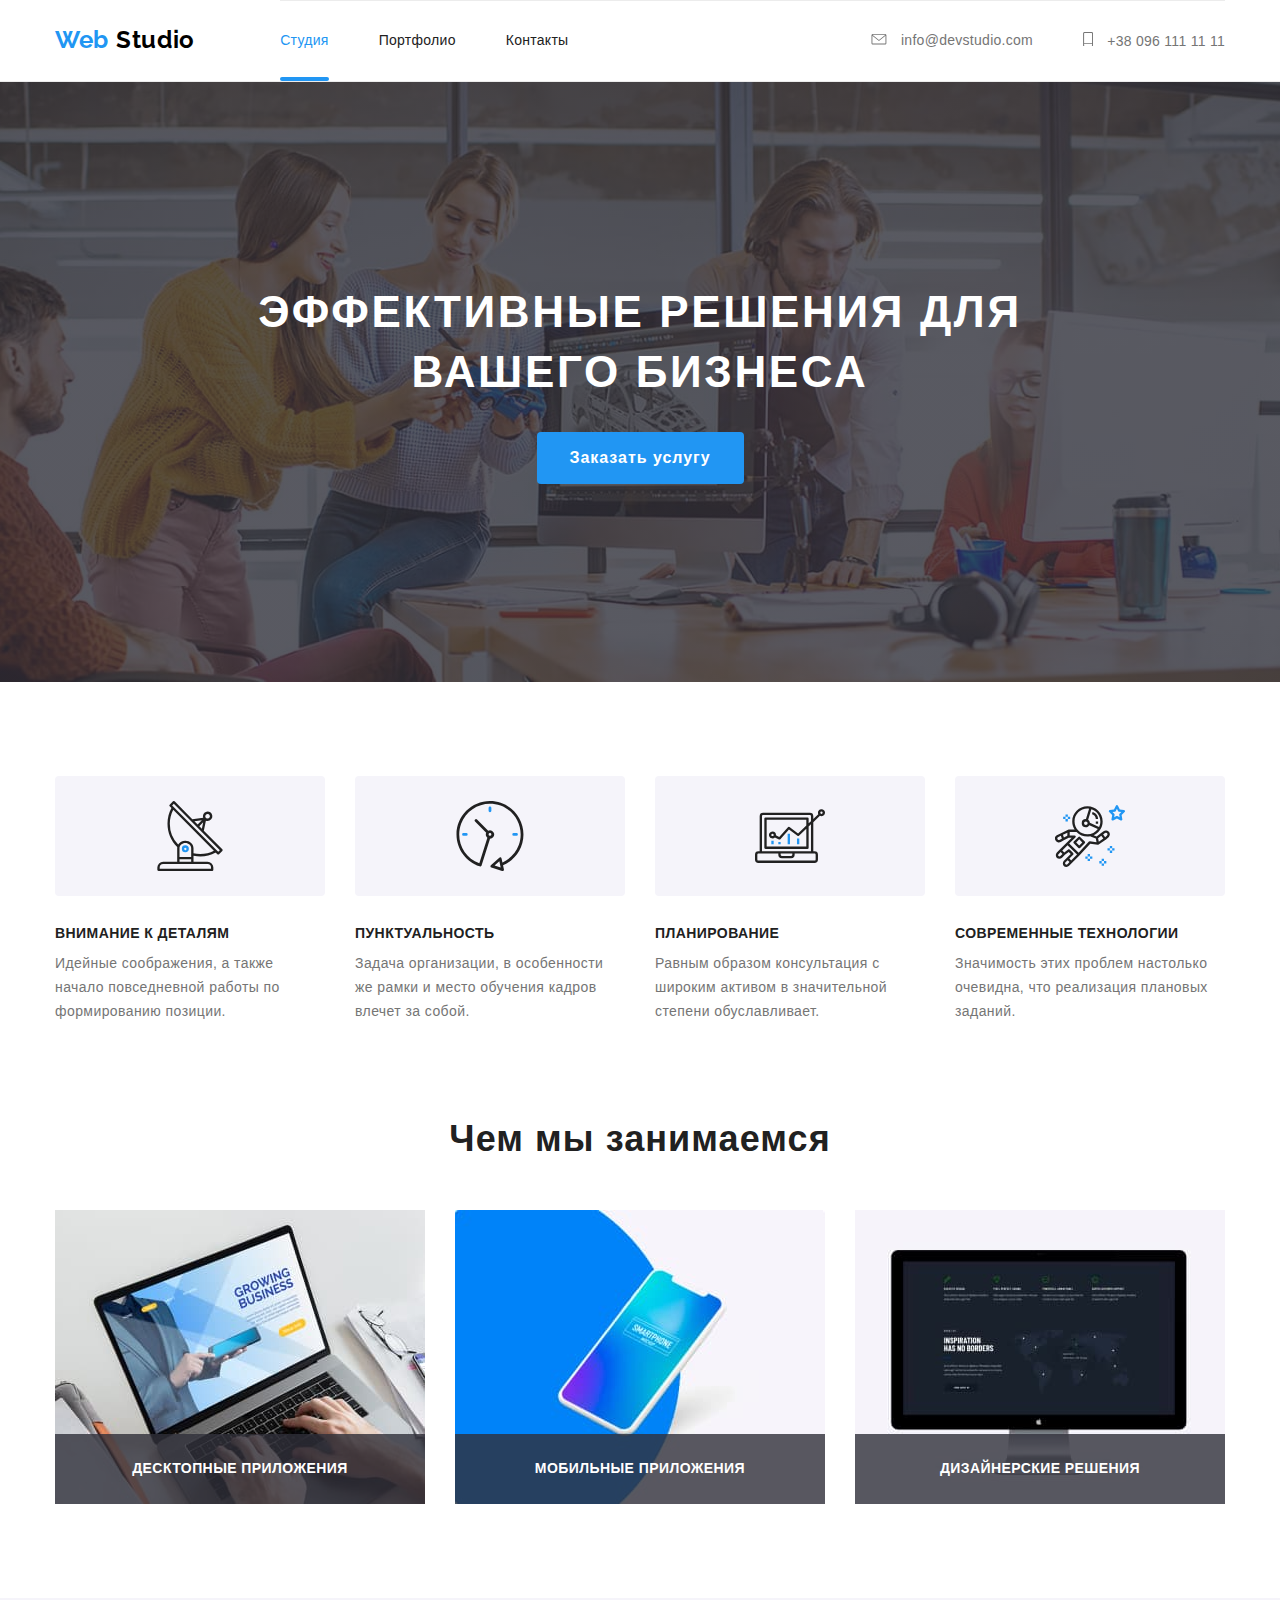
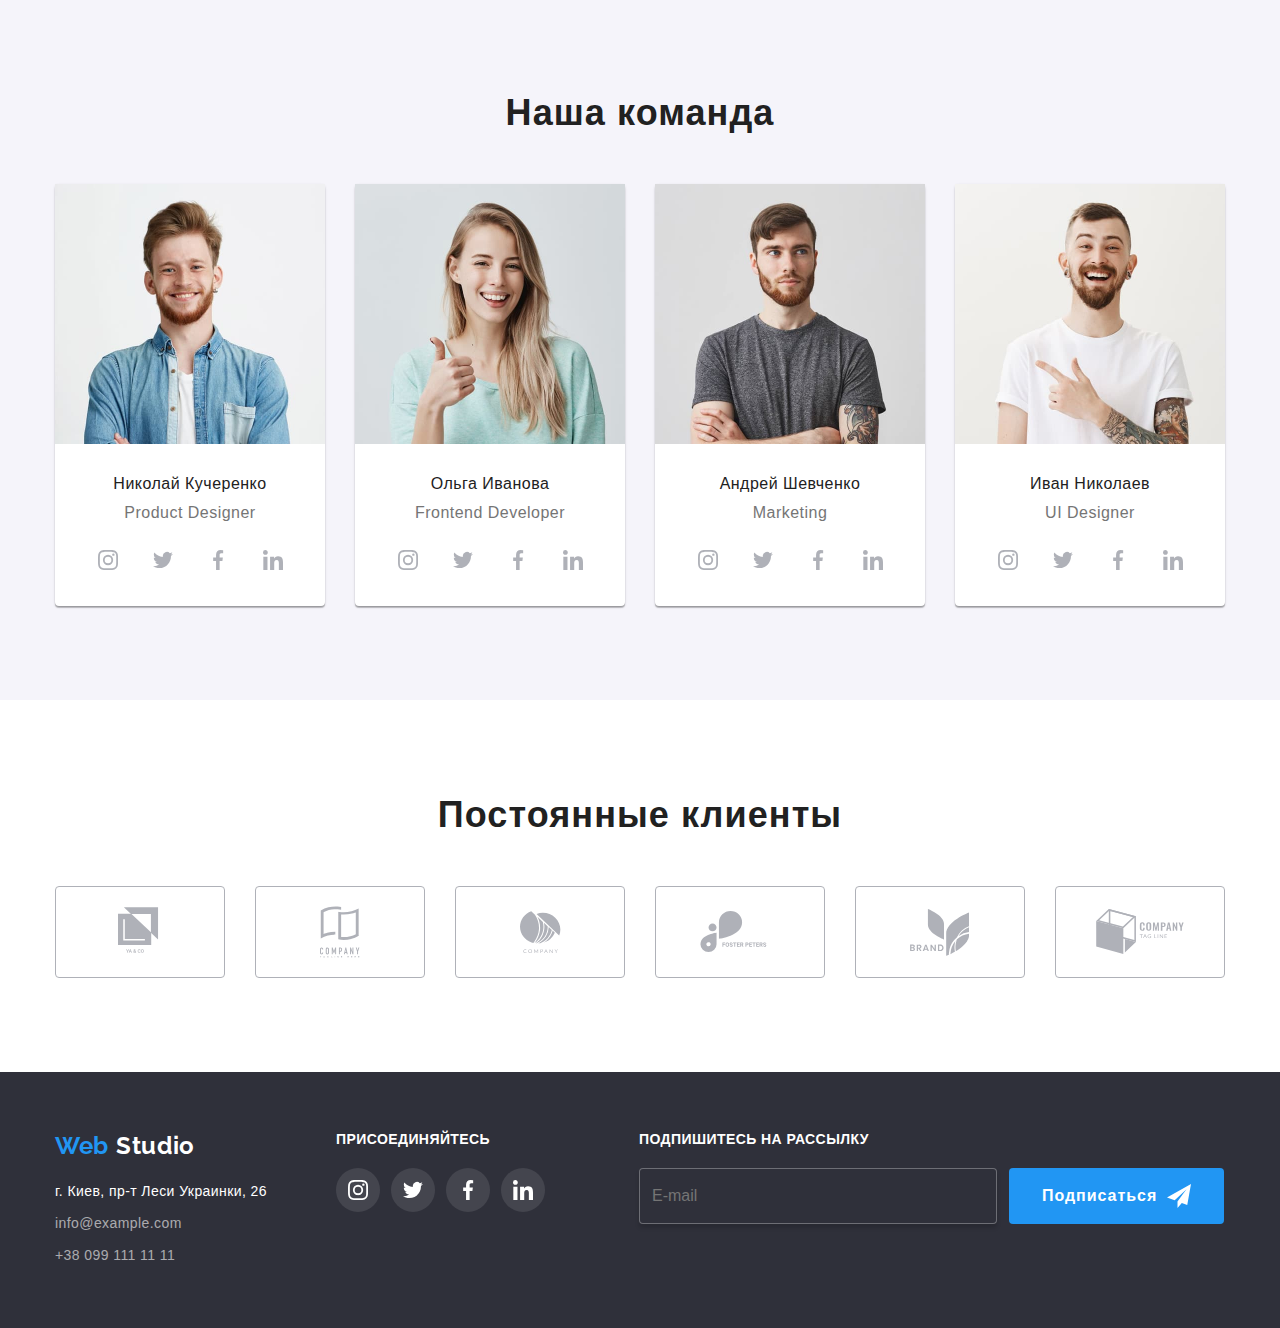
<file: index.html>
<!DOCTYPE html>
<html lang="ru">
  <head>
    <meta charset="UTF-8" />
    <meta name="viewport" content="width=device-width, initial-scale=1.0" />
    <title>Студия</title>
    <link
      href="https://fonts.googleapis.com/css2?family=Raleway:wght@700&display=swap"
      rel="stylesheet"
    />
    <link rel="stylesheet" href="./css/main.min.css" />
  </head>
  <body>
    <!-- Шапка сайта -->
    <header>
      <div class="page-header">
        <div class="container">
          <div class="main-nav">
            <a href="./index.html" class="logo head">
              Web <span class="logo-first">Studio</span></a
            >
            <button
              type="button"
              class="menu-button"
              aria-expanded="false"
              aria-controls="menu-container"
              data-menu-button
            >
              <svg
                width="40"
                height="40"
                aria-label="Переключатель мобильного меню"
              >
                <use
                  class="icon-cross"
                  href="./img/symbol-defs.svg#close_menu"
                ></use>
                <use class="icon-menu" href="./img/symbol-defs.svg#menu"></use>
              </svg>
            </button>
            <div class="menu-container" id="menu-container" data-menu>
              <nav>
                <ul class="site-nav list">
                  <li class="item">
                    <a href="./index.html" class="link current">Студия</a>
                  </li>
                  <li class="item">
                    <a href="./portfolio.html" class="link">Портфолио</a>
                  </li>
                  <li class="item"><a href="" class="link">Контакты</a></li>
                </ul>
              </nav>
              <ul class="address-nav list">
                <li class="item">
                  <a href="mailto:info@devstudio.com" class="link"
                    ><svg class="address-icon" width="16" height="11.2">
                      <use href="./img/symbol-defs.svg#email"></use>
                    </svg>
                    info@devstudio.com</a
                  >
                </li>
                <li class="item">
                  <a href="tel:380961111111" class="link"
                    ><svg class="address-icon" width="10" height="14.94">
                      <use href="./img/symbol-defs.svg#phone"></use>
                    </svg>
                    +38 096 111 11 11</a
                  >
                </li>
              </ul>
            </div>
          </div>
        </div>
      </div>
    </header>
    <main>
      <!-- Герой -->
      <section class="hero">
        <div class="hero-box">
          <h1 class="hero-title">эффективные решения для вашего бизнеса</h1>
          <button class="button" data-modal-open>Заказать услугу</button>
          <div class="backdrop is-hidden" data-modal>
            <div class="modal">
              <form class="modal-form">
                <b class="form-title"
                  >Оставьте свои данные, мы вам перезвоним</b
                >
                <label class="form-field">
                  <input
                    class="form-box"
                    type="text"
                    name="name"
                    placeholder=" "
                  />
                  <span class="form-label">Имя</span>
                  <span class="hero-icon">
                    <svg width="18" height="18">
                      <use href="./img/symbol-defs.svg#person-black"></use>
                    </svg>
                  </span>
                </label>
                <label class="form-field">
                  <input
                    class="form-box"
                    type="tel"
                    name="telephone"
                    placeholder=" "
                  />
                  <span class="form-label">Телефон</span>
                  <span class="hero-icon">
                    <svg width="18" height="18">
                      <use href="./img/symbol-defs.svg#phone-black"></use>
                    </svg>
                  </span>
                </label>
                <label class="form-field">
                  <input
                    class="form-box"
                    type="email"
                    name="email"
                    placeholder=" "
                  />
                  <span class="form-label">Почта</span>
                  <span class="hero-icon">
                    <svg width="18" height="18">
                      <use href="./img/symbol-defs.svg#email-black"></use>
                    </svg>
                  </span>
                </label>
                <label class="form-field comment">
                  <textarea
                    class="form-box area"
                    name="comment"
                    rows="6"
                    cols="35"
                    placeholder=" "
                  ></textarea>
                  <span class="form-label comment">Комментарий</span>
                </label>
                <label class="policy"
                  ><input class="checkbox" type="checkbox" name="policy" />
                  <span class="checkbox-icon"></span
                  ><span class="policy-text"
                    >Соглашаюсь с рассылкой и принимаю</span
                  >
                  <a class="contract" href=""> Условия договора</a></label
                >
                <button class="button" type="submit">Отправить</button>
              </form>
              <button class="close-btn" data-modal-close>
                <svg width="18" height="18">
                  <use href="./img/symbol-defs.svg#close-black"></use>
                </svg>
              </button>
            </div>
          </div>
        </div>
      </section>
      <!-- Наши приемущества -->
      <section class="section-block first">
        <div class="container">
          <h2 class="visually-hidden">Преимущества</h2>
          <ul class="benefits-list list">
            <li class="item">
              <div class="benefits-icon">
                <svg width="70" height="70">
                  <use href="./img/symbol-defs.svg#antenna"></use>
                </svg>
              </div>
              <h3 class="section-subtitle">Внимание к деталям</h3>
              <p class="section-first-text">
                Идейные соображения, а также начало повседневной работы по
                формированию позиции.
              </p>
            </li>
            <li class="item">
              <div class="benefits-icon">
                <svg width="70" height="70">
                  <use href="./img/symbol-defs.svg#clock"></use>
                </svg>
              </div>
              <h3 class="section-subtitle">Пунктуальность</h3>
              <p class="section-first-text">
                Задача организации, в особенности же рамки и место обучения
                кадров влечет за собой.
              </p>
            </li>
            <li class="item">
              <div class="benefits-icon">
                <svg width="70" height="70">
                  <use href="./img/symbol-defs.svg#diagram"></use>
                </svg>
              </div>
              <h3 class="section-subtitle">Планирование</h3>
              <p class="section-first-text">
                Равным образом консультация с широким активом в значительной
                степени обуславливает.
              </p>
            </li>
            <li class="item">
              <div class="benefits-icon">
                <svg width="70" height="70">
                  <use href="./img/symbol-defs.svg#astronaut"></use>
                </svg>
              </div>
              <h3 class="section-subtitle">Современные технологии</h3>
              <p class="section-first-text">
                Значимость этих проблем настолько очевидна, что реализация
                плановых заданий.
              </p>
            </li>
          </ul>
        </div>
      </section>
      <!-- Род занятий -->
      <section class="section-block second">
        <div class="container">
          <h2 class="section-title">Чем мы занимаемся</h2>
          <ul class="occupation list">
            <li class="item">
              <img
                srcset="
                  ./img/img-370.jpg  1x,
                  ./img/img-740.jpg  2x,
                  ./img/img-1110.jpg 3x
                "
                src="./img/img-370.jpg"
                alt="иконка"
                width="370"
              />
              <h3 class="section-second-subtitle">Десктопные приложения</h3>
            </li>
            <li class="item">
              <img
                srcset="
                  ./img/box-370.jpg  1x,
                  ./img/box-740.jpg  2x,
                  ./img/box-1110.jpg 3x
                "
                src="./img/box-370.jpg"
                alt="иконка"
                width="370"
              />
              <h3 class="section-second-subtitle">Мобильные приложения</h3>
            </li>
            <li class="item">
              <img
                srcset="
                  ./img/comp-370.jpg  1x,
                  ./img/comp-740.jpg  2x,
                  ./img/comp-1110.jpg 3x
                "
                src="./img/comp-370.jpg"
                alt="иконка"
                width="370"
              />
              <h3 class="section-second-subtitle">Дизайнерские решения</h3>
            </li>
          </ul>
        </div>
      </section>
      <!-- Команда -->
      <section class="section-block ourteam">
        <div class="container">
          <h2 class="section-title">Наша команда</h2>
          <ul class="team list">
            <li class="team-item">
              <img
                srcset="
                  ./img/nik-270.jpg 270w,
                  ./img/nik-540.jpg 540w,
                  ./img/nik-810.jpg 810w
                "
                src="./img/nik-270.jpg"
                class="team-foto"
                alt="фото Николая"
                sizes="(min-width:1200px) 25vw, (min-width:768px) 50vw, 100vw"
              />
              <h3 class="section-third-subtitle">Николай Кучеренко</h3>
              <p class="section-third-text">Product Designer</p>
              <ul class="icon list">
                <li class="item">
                  <a
                    class="link-icon"
                    href=""
                    aria-label="переход на страницу инстаграм"
                  >
                    <svg class="social-icon" width="20" height="20">
                      <use href="./img/symbol-defs.svg#instagram"></use>
                    </svg>
                  </a>
                </li>
                <li class="item">
                  <a
                    class="link-icon"
                    href=""
                    aria-label="переход на страницу в твиттер"
                  >
                    <svg class="social-icon" width="20" height="20">
                      <use href="./img/symbol-defs.svg#twitter"></use>
                    </svg>
                  </a>
                </li>
                <li class="item">
                  <a
                    class="link-icon"
                    href=""
                    aria-label="переход на страницу в фейсбуке"
                  >
                    <svg class="social-icon" width="20" height="20">
                      <use href="./img/symbol-defs.svg#facebook"></use>
                    </svg>
                  </a>
                </li>
                <li class="item">
                  <a
                    class="link-icon"
                    href=""
                    aria-label="переход на страницу в линкидине"
                  >
                    <svg class="social-icon" width="20" height="20">
                      <use href="./img/symbol-defs.svg#linkedin"></use>
                    </svg>
                  </a>
                </li>
              </ul>
            </li>
            <li class="team-item">
              <img
                srcset="
                  ./img/olga-270.jpg 270w,
                  ./img/olga-540.jpg 540w,
                  ./img/olga-810.jpg 810w
                "
                src="./img/olga-270.jpg"
                class="team-foto"
                alt="фото Ольги"
                sizes="(min-width:1200px) 25vw, (min-width:768px) 50vw, 100vw"
              />
              <h3 class="section-third-subtitle">Ольга Иванова</h3>
              <p class="section-third-text">Frontend Developer</p>
              <ul class="icon list">
                <li class="item">
                  <a
                    class="link-icon"
                    href=""
                    aria-label="переход на страницу инстаграм"
                  >
                    <svg class="social-icon" width="20" height="20">
                      <use href="./img/symbol-defs.svg#instagram"></use>
                    </svg>
                  </a>
                </li>
                <li class="item">
                  <a
                    class="link-icon"
                    href=""
                    aria-label="переход на страницу в твиттер"
                  >
                    <svg class="social-icon" width="20" height="20">
                      <use href="./img/symbol-defs.svg#twitter"></use>
                    </svg>
                  </a>
                </li>
                <li class="item">
                  <a
                    class="link-icon"
                    href=""
                    aria-label="переход на страницу в фейсбуке"
                  >
                    <svg class="social-icon" width="20" height="20">
                      <use href="./img/symbol-defs.svg#facebook"></use>
                    </svg>
                  </a>
                </li>
                <li class="item">
                  <a
                    class="link-icon"
                    href=""
                    aria-label="переход на страницу в линкидине"
                  >
                    <svg class="social-icon" width="20" height="20">
                      <use href="./img/symbol-defs.svg#linkedin"></use>
                    </svg>
                  </a>
                </li>
              </ul>
            </li>
            <li class="team-item">
              <img
                srcset="
                  ./img/andre-270.jpg 270w,
                  ./img/andre-540.jpg 540w,
                  ./img/andre-810.jpg 810w
                "
                src="./img/andre-270.jpg"
                class="team-foto"
                alt="фото Андрея"
                sizes="(min-width:1200px) 25vw, (min-width:768px) 50vw, 100vw"
              />
              <h3 class="section-third-subtitle">Андрей Шевченко</h3>
              <p class="section-third-text">Marketing</p>
              <ul class="icon list">
                <li class="item">
                  <a
                    class="link-icon"
                    href=""
                    aria-label="переход на страницу инстаграм"
                  >
                    <svg class="social-icon" width="20" height="20">
                      <use href="./img/symbol-defs.svg#instagram"></use>
                    </svg>
                  </a>
                </li>
                <li class="item">
                  <a
                    class="link-icon"
                    href=""
                    aria-label="переход на страницу в твиттер"
                  >
                    <svg class="social-icon" width="20" height="20">
                      <use href="./img/symbol-defs.svg#twitter"></use>
                    </svg>
                  </a>
                </li>
                <li class="item">
                  <a
                    class="link-icon"
                    href=""
                    aria-label="переход на страницу в фейсбуке"
                  >
                    <svg class="social-icon" width="20" height="20">
                      <use href="./img/symbol-defs.svg#facebook"></use>
                    </svg>
                  </a>
                </li>
                <li class="item">
                  <a
                    class="link-icon"
                    href=""
                    aria-label="переход на страницу в линкидине"
                  >
                    <svg class="social-icon" width="20" height="20">
                      <use href="./img/symbol-defs.svg#linkedin"></use>
                    </svg>
                  </a>
                </li>
              </ul>
            </li>
            <li class="team-item">
              <img
                srcset="
                  ./img/ivan-270.jpg 270w,
                  ./img/ivan-540.jpg 540w,
                  ./img/ivan-810.jpg 810w
                "
                src="./img/ivan-270.jpg"
                class="team-foto"
                alt="фото Ивана"
                sizes="(min-width:1200px) 25vw, (min-width:768px) 50vw, 100vw"
              />
              <h3 class="section-third-subtitle">Иван Николаев</h3>
              <p class="section-third-text">UI Designer</p>
              <ul class="icon list">
                <li class="item">
                  <a
                    class="link-icon"
                    href=""
                    aria-label="переход на страницу инстаграм"
                  >
                    <svg class="social-icon" width="20" height="20">
                      <use href="./img/symbol-defs.svg#instagram"></use>
                    </svg>
                  </a>
                </li>
                <li class="item">
                  <a
                    class="link-icon"
                    href=""
                    aria-label="переход на страницу в твиттер"
                  >
                    <svg class="social-icon" width="20" height="20">
                      <use href="./img/symbol-defs.svg#twitter"></use>
                    </svg>
                  </a>
                </li>
                <li class="item">
                  <a
                    class="link-icon"
                    href=""
                    aria-label="переход на страницу в фейсбуке"
                  >
                    <svg class="social-icon" width="20" height="20">
                      <use href="./img/symbol-defs.svg#facebook"></use>
                    </svg>
                  </a>
                </li>
                <li class="item">
                  <a
                    class="link-icon"
                    href=""
                    aria-label="переход на страницу в линкидине"
                  >
                    <svg class="social-icon" width="20" height="20">
                      <use href="./img/symbol-defs.svg#linkedin"></use>
                    </svg>
                  </a>
                </li>
              </ul>
            </li>
          </ul>
        </div>
      </section>
      <!-- Клиенты -->
      <section class="section-block">
        <div class="container">
          <h2 class="section-title">Постоянные клиенты</h2>
          <ul class="clients list">
            <li class="item">
              <a
                class="clients-link"
                href=""
                aria-label="переход на сайт компании"
              >
                <svg class="clients-icon" width="44.27" height="49.23">
                  <use href="./img/symbol-defs.svg#logo1"></use>
                </svg>
              </a>
            </li>
            <li class="item">
              <a
                class="clients-link"
                href=""
                aria-label="переход на сайт компании"
              >
                <svg class="clients-icon" width="40" height="52">
                  <use href="./img/symbol-defs.svg#logo2"></use>
                </svg>
              </a>
            </li>
            <li class="item">
              <a
                class="clients-link"
                href=""
                aria-label="переход на сайт компании"
              >
                <svg class="clients-icon" width="41" height="42.6">
                  <use href="./img/symbol-defs.svg#logo3"></use>
                </svg>
              </a>
            </li>
            <li class="item">
              <a
                class="clients-link"
                href=""
                aria-label="переход на сайт компании"
              >
                <svg class="clients-icon" width="79.66" height="42.02">
                  <use href="./img/symbol-defs.svg#logo4"></use>
                </svg>
              </a>
            </li>
            <li class="item">
              <a
                class="clients-link"
                href=""
                aria-label="переход на сайт компании"
              >
                <svg class="clients-icon" width="59" height="47">
                  <use href="./img/symbol-defs.svg#logo5"></use>
                </svg>
              </a>
            </li>
            <li class="item">
              <a
                class="clients-link"
                href=""
                aria-label="переход на сайт компании"
              >
                <svg class="clients-icon" width="88.48" height="45.44">
                  <use href="./img/symbol-defs.svg#logo6"></use>
                </svg>
              </a>
            </li>
          </ul>
        </div>
      </section>
    </main>
    <!-- Подвал -->
    <footer>
      <div class="container">
        <div class="nav-basement">
          <div class="footer-nav">
            <div class="address-box">
              <a href="./index.html" class="logo basement">
                Web <span class="logo-second">Studio</span></a
              >
              <address class="contacts-link">
                <p class="contacts-text">г. Киев, пр-т Леси Украинки, 26</p>
                <a href="mailto:info@example.com" class="link"
                  >info@example.com</a
                >
                <a href="tel:380991111111" class="link">+38 099 111 11 11</a>
              </address>
            </div>
            <div class="footer-link">
              <b>присоединяйтесь</b>
              <ul class="footer-list list">
                <li class="item">
                  <a
                    class="network-link"
                    href=""
                    aria-label="переход на страницу инстаграм"
                  >
                    <svg class="network-icon" width="20" height="20">
                      <use href="./img/symbol-defs.svg#instagram"></use>
                    </svg>
                  </a>
                </li>
                <li class="item">
                  <a
                    class="network-link"
                    href=""
                    aria-label="переход на страницу в твиттер"
                  >
                    <svg class="network-icon" width="20" height="20">
                      <use href="./img/symbol-defs.svg#twitter"></use>
                    </svg>
                  </a>
                </li>
                <li class="item">
                  <a
                    class="network-link"
                    href=""
                    aria-label="переход на страницу в фейсбуке"
                  >
                    <svg class="network-icon" width="20" height="20">
                      <use href="./img/symbol-defs.svg#facebook"></use>
                    </svg>
                  </a>
                </li>
                <li class="item">
                  <a
                    class="network-link"
                    href=""
                    aria-label="переход на страницу в линкидине"
                  >
                    <svg class="network-icon" width="20" height="20">
                      <use href="./img/symbol-defs.svg#linkedin"></use>
                    </svg>
                  </a>
                </li>
              </ul>
            </div>
          </div>
          <div class="footer-button">
            <b>подпишитесь на рассылку</b>
            <form class="form js-speaker-form">
              <label>
                <input
                  class="footer-form"
                  type="email"
                  name="mail"
                  placeholder="E-mail"
              /></label>
              <button class="button btn" type="submit">
                <span class="button-text">Подписаться</span>
                <svg width="24" height="24">
                  <use href="./img/symbol-defs.svg#send"></use>
                </svg>
              </button>
            </form>
          </div>
        </div>
      </div>
    </footer>
    <script src="./js/menu.js"></script>
    <script src="./js/modal.js"></script>
  </body>
</html>
</file>
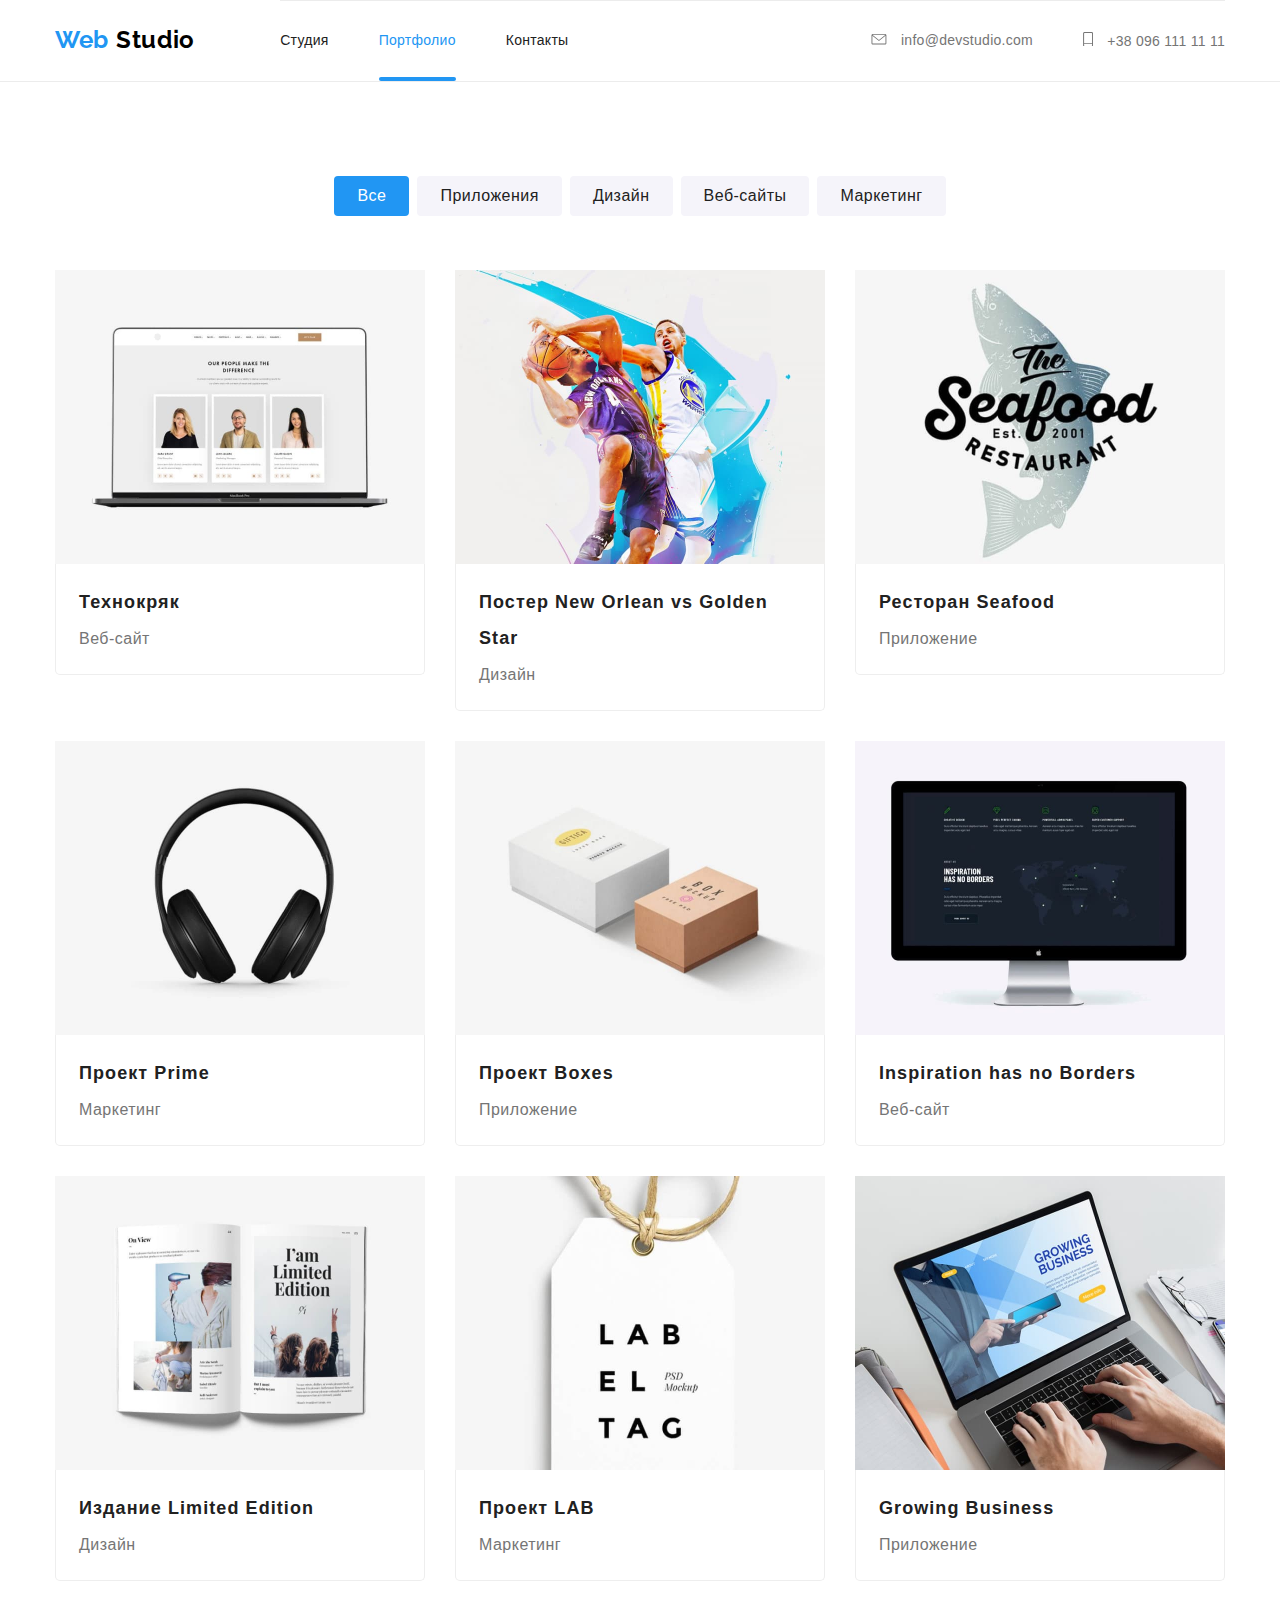
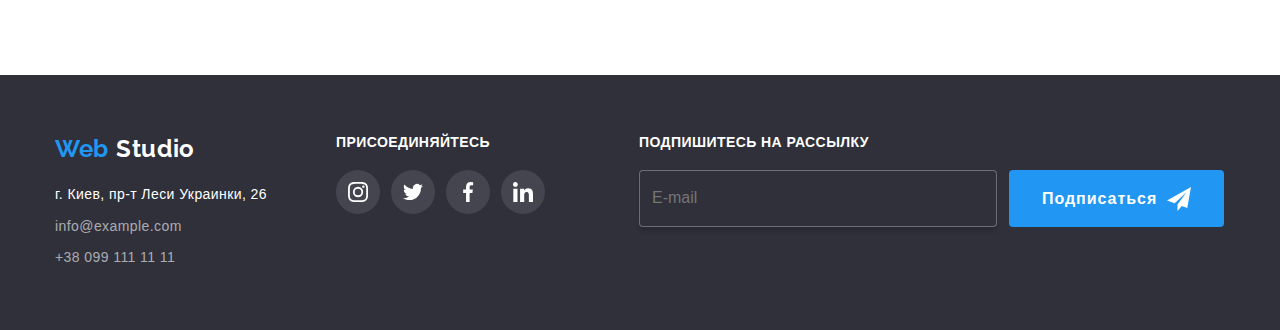
<file: portfolio.html>
<!DOCTYPE html>
<html lang="ru">
  <head>
    <meta charset="UTF-8" />
    <meta name="viewport" content="width=device-width, initial-scale=1.0" />
    <title>Портфолио</title>
    <link
      href="https://fonts.googleapis.com/css2?family=Raleway:wght@700&display=swap"
      rel="stylesheet"
    />
    <link rel="stylesheet" href="./css/main.min.css" />
  </head>
  <body>
    <!-- Шапка сайта -->
    <header>
      <div class="page-header">
        <div class="container">
          <div class="main-nav">
            <a href="./index.html" class="logo head">
              Web <span class="logo-first">Studio</span></a
            >
            <button
              type="button"
              class="menu-button"
              aria-expanded="false"
              aria-controls="menu-container"
              data-menu-button
            >
              <svg
                width="40"
                height="40"
                aria-label="Переключатель мобильного меню"
              >
                <use
                  class="icon-cross"
                  href="./img/symbol-defs.svg#close_menu"
                ></use>
                <use class="icon-menu" href="./img/symbol-defs.svg#menu"></use>
              </svg>
            </button>
            <div class="menu-container" id="menu-container" data-menu>
              <nav>
                <ul class="site-nav list">
                  <li class="item">
                    <a href="./index.html" class="link">Студия</a>
                  </li>
                  <li class="item">
                    <a href="./portfolio.html" class="link current"
                      >Портфолио</a
                    >
                  </li>
                  <li class="item"><a href="" class="link">Контакты</a></li>
                </ul>
              </nav>
              <ul class="address-nav list">
                <li class="item">
                  <a href="mailto:info@devstudio.com" class="link"
                    ><svg class="address-icon" width="16" height="11.2">
                      <use href="./img/symbol-defs.svg#email"></use>
                    </svg>
                    info@devstudio.com</a
                  >
                </li>
                <li class="item">
                  <a href="tel:380961111111" class="link"
                    ><svg class="address-icon" width="10" height="14.94">
                      <use href="./img/symbol-defs.svg#phone"></use>
                    </svg>
                    +38 096 111 11 11</a
                  >
                </li>
              </ul>
            </div>
          </div>
        </div>
      </div>
    </header>
    <main>
      <!-- Секция навигации страницы-->
      <section class="section-block">
        <div class="container">
          <h1 class="title-first visually-hidden">Наше портфолио</h1>
          <div class="position">
            <ul class="button-nav list">
              <li class="item"><button class="filter-current">Все</button></li>
              <li class="item"><button class="filter">Приложения</button></li>
              <li class="item"><button class="filter">Дизайн</button></li>
              <li class="item"><button class="filter">Веб-сайты</button></li>
              <li class="item"><button class="filter">Маркетинг</button></li>
            </ul>
          </div>
          <ul class="projects-nav list">
            <li class="item">
              <a href="" class="link">
                <div class="card-link">
                  <img
                    srcset="
                      ./img/techno-370.jpg   370w,
                      ./img/techno-740.jpg   740w,
                      ./img/techno-1110.jpg 1100w
                    "
                    src="./img/techno-370.jpg"
                    alt="проект"
                    sizes="(min-width:1200px) 33vw, (min-width:768px) 50vw, 100vw"
                  />
                  <p class="projects-text">
                    Технокряк это современная площадка распространения
                    коронавируса. Компании используют эту платформу для
                    цифрового шпионажа и атак на защищённые сервера конкурентов.
                  </p>
                </div>
                <div class="card-contect">
                  <h2 class="projects-name">Технокряк</h2>
                  <p class="projects-type">Веб-сайт</p>
                </div>
              </a>
            </li>
            <li class="item">
              <a href="" class="link">
                <div class="card-link">
                  <img
                    srcset="
                      ./img/design-370.jpg   370w,
                      ./img/design-740.jpg   740w,
                      ./img/design-1110.jpg 1100w
                    "
                    src="./img/design-370.jpg"
                    alt="проект"
                    sizes="(min-width:1200px) 33vw, (min-width:768px) 50vw, 100vw"
                  />
                  <p class="projects-text">
                    Технокряк это современная площадка распространения
                    коронавируса. Компании используют эту платформу для
                    цифрового шпионажа и атак на защищённые сервера конкурентов.
                  </p>
                </div>
                <div class="card-contect">
                  <h2 class="projects-name">
                    Постер New Orlean vs Golden Star
                  </h2>
                  <p class="projects-type">Дизайн</p>
                </div>
              </a>
            </li>
            <li class="item">
              <a href="" class="link">
                <div class="card-link">
                  <img
                    srcset="
                      ./img/restaurant-370.jpg   370w,
                      ./img/restaurant-740.jpg   740w,
                      ./img/restaurant-1110.jpg 1100w
                    "
                    src="./img/restaurant-370.jpg"
                    alt="проект"
                    sizes="(min-width:1200px) 33vw, (min-width:768px) 50vw, 100vw"
                  />
                  <p class="projects-text">
                    Технокряк это современная площадка распространения
                    коронавируса. Компании используют эту платформу для
                    цифрового шпионажа и атак на защищённые сервера конкурентов.
                  </p>
                </div>
                <div class="card-contect">
                  <h2 class="projects-name">Ресторан Seafood</h2>
                  <p class="projects-type">Приложение</p>
                </div>
              </a>
            </li>
            <li class="item">
              <a href="" class="link">
                <div class="card-link">
                  <img
                    srcset="
                      ./img/marketing-370.jpg   370w,
                      ./img/marketing-740.jpg   740w,
                      ./img/marketing-1110.jpg 1100w
                    "
                    src="./img/marketing-370.jpg"
                    alt="проект"
                    sizes="(min-width:1200px) 33vw, (min-width:768px) 50vw, 100vw"
                  />
                  <p class="projects-text">
                    Технокряк это современная площадка распространения
                    коронавируса. Компании используют эту платформу для
                    цифрового шпионажа и атак на защищённые сервера конкурентов.
                  </p>
                </div>
                <div class="card-contect">
                  <h2 class="projects-name">Проект Prime</h2>
                  <p class="projects-type">Маркетинг</p>
                </div>
              </a>
            </li>
            <li class="item">
              <a href="" class="link">
                <div class="card-link">
                  <img
                    srcset="
                      ./img/projects-370.jpg   370w,
                      ./img/projects-740.jpg   740w,
                      ./img/projects-1110.jpg 1100w
                    "
                    src="./img/projects-370.jpg"
                    alt="проект"
                    sizes="(min-width:1200px) 33vw, (min-width:768px) 50vw, 100vw"
                  />
                  <p class="projects-text">
                    Технокряк это современная площадка распространения
                    коронавируса. Компании используют эту платформу для
                    цифрового шпионажа и атак на защищённые сервера конкурентов.
                  </p>
                </div>
                <div class="card-contect">
                  <h2 class="projects-name">Проект Boxes</h2>
                  <p class="projects-type">Приложение</p>
                </div>
              </a>
            </li>
            <li class="item">
              <a href="" class="link">
                <div class="card-link">
                  <img
                    srcset="
                      ./img/comp-370.jpg   370w,
                      ./img/comp-740.jpg   740w,
                      ./img/comp-1110.jpg 1100w
                    "
                    src="./img/comp-370.jpg"
                    alt="проект"
                    sizes="(min-width:1200px) 33vw, (min-width:768px) 50vw, 100vw"
                  />
                  <p class="projects-text">
                    Технокряк это современная площадка распространения
                    коронавируса. Компании используют эту платформу для
                    цифрового шпионажа и атак на защищённые сервера конкурентов.
                  </p>
                </div>
                <div class="card-contect">
                  <h2 class="projects-name">Inspiration has no Borders</h2>
                  <p class="projects-type">Веб-сайт</p>
                </div>
              </a>
            </li>
            <li class="item">
              <a href="" class="link">
                <div class="card-link">
                  <img
                    srcset="
                      ./img/limited-370.jpg   370w,
                      ./img/limited-740.jpg   740w,
                      ./img/limited-1110.jpg 1100w
                    "
                    src="./img/limited-370.jpg"
                    alt="проект"
                    sizes="(min-width:1200px) 33vw, (min-width:768px) 50vw, 100vw"
                  />
                  <p class="projects-text">
                    Технокряк это современная площадка распространения
                    коронавируса. Компании используют эту платформу для
                    цифрового шпионажа и атак на защищённые сервера конкурентов.
                  </p>
                </div>
                <div class="card-contect">
                  <h2 class="projects-name">Издание Limited Edition</h2>
                  <p class="projects-type">Дизайн</p>
                </div>
              </a>
            </li>
            <li class="item">
              <a href="" class="link">
                <div class="card-link">
                  <img
                    srcset="
                      ./img/lab-370.jpg   370w,
                      ./img/lab-740.jpg   740w,
                      ./img/lab-1110.jpg 1100w
                    "
                    src="./img/lab-370.jpg"
                    alt="проект"
                    sizes="(min-width:1200px) 33vw, (min-width:768px) 50vw, 100vw"
                  />
                  <p class="projects-text">
                    Технокряк это современная площадка распространения
                    коронавируса. Компании используют эту платформу для
                    цифрового шпионажа и атак на защищённые сервера конкурентов.
                  </p>
                </div>
                <div class="card-contect">
                  <h2 class="projects-name">Проект LAB</h2>
                  <p class="projects-type">Маркетинг</p>
                </div>
              </a>
            </li>
            <li class="item">
              <a href="" class="link">
                <div class="card-link">
                  <img
                    srcset="
                      ./img/img-370.jpg   370w,
                      ./img/img-740.jpg   740w,
                      ./img/img-1110.jpg 1100w
                    "
                    src="./img/img-370.jpg"
                    alt="проект"
                    sizes="(min-width:1200px) 33vw, (min-width:768px) 50vw, 100vw"
                  />
                  <p class="projects-text">
                    Технокряк это современная площадка распространения
                    коронавируса. Компании используют эту платформу для
                    цифрового шпионажа и атак на защищённые сервера конкурентов.
                  </p>
                </div>
                <div class="card-contect">
                  <h2 class="projects-name">Growing Business</h2>
                  <p class="projects-type">Приложение</p>
                </div>
              </a>
            </li>
          </ul>
        </div>
      </section>
    </main>
    <!-- Подвал -->
    <footer>
      <div class="container">
        <div class="nav-basement">
          <div class="footer-nav">
            <div class="address-box">
              <a href="./index.html" class="logo basement">
                Web <span class="logo-second">Studio</span></a
              >
              <address class="contacts-link">
                <p class="contacts-text">г. Киев, пр-т Леси Украинки, 26</p>
                <a href="mailto:info@example.com" class="link"
                  >info@example.com</a
                >
                <a href="tel:380991111111" class="link">+38 099 111 11 11</a>
              </address>
            </div>
            <div class="footer-link">
              <b>присоединяйтесь</b>
              <ul class="footer-list list">
                <li class="item">
                  <a
                    class="network-link"
                    href=""
                    aria-label="переход на страницу инстаграм"
                  >
                    <svg class="network-icon" width="20" height="20">
                      <use href="./img/symbol-defs.svg#instagram"></use>
                    </svg>
                  </a>
                </li>
                <li class="item">
                  <a
                    class="network-link"
                    href=""
                    aria-label="переход на страницу в твиттер"
                  >
                    <svg class="network-icon" width="20" height="20">
                      <use href="./img/symbol-defs.svg#twitter"></use>
                    </svg>
                  </a>
                </li>
                <li class="item">
                  <a
                    class="network-link"
                    href=""
                    aria-label="переход на страницу в фейсбуке"
                  >
                    <svg class="network-icon" width="20" height="20">
                      <use href="./img/symbol-defs.svg#facebook"></use>
                    </svg>
                  </a>
                </li>
                <li class="item">
                  <a
                    class="network-link"
                    href=""
                    aria-label="переход на страницу в линкидине"
                  >
                    <svg class="network-icon" width="20" height="20">
                      <use href="./img/symbol-defs.svg#linkedin"></use>
                    </svg>
                  </a>
                </li>
              </ul>
            </div>
          </div>
          <div class="footer-button">
            <b>подпишитесь на рассылку</b>
            <form class="form js-speaker-form">
              <label>
                <input
                  class="footer-form"
                  type="email"
                  name="mail"
                  placeholder="E-mail"
              /></label>
              <button class="button btn" type="submit">
                <span class="button-text">Подписаться</span>
                <svg width="24" height="24">
                  <use href="./img/symbol-defs.svg#send"></use>
                </svg>
              </button>
            </form>
          </div>
        </div>
      </div>
    </footer>
    <script src="./js/menu.js"></script>
  </body>
</html>
</file>
<file: css/main.min.css>
/*! modern-normalize v0.6.0 | MIT License | https://github.com/sindresorhus/modern-normalize */*,*::before,*::after{-webkit-box-sizing:border-box;box-sizing:border-box}:root{-moz-tab-size:4;-o-tab-size:4;tab-size:4}html{line-height:1.15;-webkit-text-size-adjust:100%}body{margin:0}body{font-family:system-ui,-apple-system,"Segoe UI",Roboto,Helvetica,Arial,sans-serif,"Apple Color Emoji","Segoe UI Emoji"}hr{height:0}abbr[title]{-webkit-text-decoration:underline dotted;text-decoration:underline dotted}b,strong{font-weight:bolder}code,kbd,samp,pre{font-family:SFMono-Regular, Consolas, 'Liberation Mono', Menlo, monospace;font-size:1em}small{font-size:80%}sub,sup{font-size:75%;line-height:0;position:relative;vertical-align:baseline}sub{bottom:-0.25em}sup{top:-0.5em}button,input,optgroup,select,textarea{font-family:inherit;font-size:100%;line-height:1.15;margin:0}button,select{text-transform:none}button,[type='button'],[type='reset'],[type='submit']{-webkit-appearance:button}button::-moz-focus-inner,[type='button']::-moz-focus-inner,[type='reset']::-moz-focus-inner,[type='submit']::-moz-focus-inner{border-style:none;padding:0}button:-moz-focusring,[type='button']:-moz-focusring,[type='reset']:-moz-focusring,[type='submit']:-moz-focusring{outline:1px dotted ButtonText}fieldset{padding:0.35em 0.75em 0.625em}legend{padding:0}progress{vertical-align:baseline}[type='number']::-webkit-inner-spin-button,[type='number']::-webkit-outer-spin-button{height:auto}[type='search']{-webkit-appearance:textfield;outline-offset:-2px}[type='search']::-webkit-search-decoration{-webkit-appearance:none}::-webkit-file-upload-button{-webkit-appearance:button;font:inherit}summary{display:list-item}.visually-hidden{position:absolute !important;clip:rect(1px 1px 1px 1px);clip:rect(1px, 1px, 1px, 1px);padding:0 !important;border:0 !important;height:1px !important;width:1px !important;overflow:hidden}.list{padding:0;margin:0;list-style:none}html{-webkit-box-sizing:border-box;box-sizing:border-box}*,*::before,*::after{-webkit-box-sizing:inherit;box-sizing:inherit}body{margin:0;background-color:#fff;color:#757575;font-family:Roboto, sans-serif;font-style:normal;font-weight:normal}body.modal-open{overflow:hidden}img{display:block;max-width:100%;height:auto}.container{margin-left:auto;margin-right:auto;padding-left:15px;padding-right:15px}@media screen and (min-width: 480px){.container{max-width:480px}}@media screen and (min-width: 768px){.container{max-width:768px}}@media screen and (min-width: 1200px){.container{max-width:1200px}}.logo{display:block;text-decoration:none;color:#2196f3;font-family:Raleway;font-weight:700;font-size:24px;line-height:1.17;letter-spacing:0.03em}@media screen and (min-width: 1200){.logo{font-size:26px;line-height:1.19}}.logo-first{color:#000}.logo-second{color:#fff}.logo.basement{margin-bottom:20px}.menu-button{display:-webkit-inline-box;display:-ms-inline-flexbox;display:inline-flex;margin:0;padding:0;border:none;background-color:transparent;-webkit-transition:fill 250ms cubic-bezier(0.4, 0, 0.2, 1);transition:fill 250ms cubic-bezier(0.4, 0, 0.2, 1)}.menu-button:focus,.menu-button:hover{fill:#2196f3}@media screen and (min-width: 768px){.menu-button{display:none}}.menu-button .icon-cross{display:none}.menu-button.is-open .icon-cross{display:block}.menu-button.is-open .icon-menu{display:none}.menu-container{z-index:1;background-color:#fff;padding-top:60px;padding-bottom:60px;text-align:center;border-top:1px solid #ececec;-webkit-box-shadow:0px 1px 3px rgba(0,0,0,0.16),0px 2px 4px rgba(0,0,0,0.08),0px 4px 8px rgba(0,0,0,0.04);box-shadow:0px 1px 3px rgba(0,0,0,0.16),0px 2px 4px rgba(0,0,0,0.08),0px 4px 8px rgba(0,0,0,0.04)}@media screen and (max-width: 767px){.menu-container{display:none;position:absolute;top:100%;left:0;width:100%}.menu-container.is-open{display:block}}@media screen and (min-width: 768px){.menu-container{display:-webkit-box;display:-ms-flexbox;display:flex;-webkit-box-pack:justify;-ms-flex-pack:justify;justify-content:space-between;-webkit-box-flex:1;-ms-flex-positive:1;flex-grow:1;padding:0;-webkit-box-shadow:none;box-shadow:none}}.page-header{position:relative;border-bottom:1px solid #ececec}.main-nav{display:-webkit-box;display:-ms-flexbox;display:flex;-webkit-box-pack:justify;-ms-flex-pack:justify;justify-content:space-between;-webkit-box-align:center;-ms-flex-align:center;align-items:center;min-height:60px}.logo.head{margin-right:0}@media screen and (min-width: 768px){.logo.head{margin-right:81px}}@media screen and (min-width: 1200px){.logo.head{margin-right:85px}}.site-nav{font-weight:500;font-size:18px;line-height:1.17;letter-spacing:0.02em}@media screen and (min-width: 768px){.site-nav{display:-webkit-box;display:-ms-flexbox;display:flex;font-size:14px;line-height:1.14}}.site-nav .item{margin-bottom:40px}@media screen and (min-width: 768px){.site-nav .item{margin-right:50px;margin-bottom:0;font-size:14px;line-height:1.14}}.site-nav .item:last-child{margin-bottom:60px}@media screen and (min-width: 768px){.site-nav .item:last-child{margin:0}}.site-nav .link{display:inline-block;padding-top:12px;padding-bottom:12px;color:#212121;text-decoration:none;-webkit-transition:color 250ms cubic-bezier(0.4, 0, 0.2, 1);transition:color 250ms cubic-bezier(0.4, 0, 0.2, 1)}@media screen and (min-width: 768px){.site-nav .link{padding-top:32px;padding-bottom:32px}}.site-nav .link:hover,.site-nav .link:focus{color:#2196f3}.link.current{position:relative;color:#2196f3}.link.current::after{position:absolute;display:block;content:'';bottom:0;width:100%;height:4px;background-color:#2196f3;border-radius:2px}.address-nav{font-weight:500;font-size:18px;line-height:1.17;letter-spacing:0.02em}@media screen and (min-width: 768px) and (max-width: 1199px){.address-nav{display:-webkit-box;display:-ms-flexbox;display:flex;-webkit-box-orient:vertical;-webkit-box-direction:normal;-ms-flex-direction:column;flex-direction:column;-ms-flex-item-align:center;align-self:center;font-size:12px;line-height:1.17;text-align:left}}@media screen and (min-width: 1200px){.address-nav{display:-webkit-box;display:-ms-flexbox;display:flex;-webkit-box-align:center;-ms-flex-align:center;align-items:center;font-size:14px;line-height:1.14}}.address-nav .item{display:block;margin-bottom:16px}@media screen and (min-width: 768px){.address-nav .item{margin-bottom:10px}}@media screen and (min-width: 1200px){.address-nav .item{margin-right:50px;margin-bottom:0}}.item:last-child{margin-bottom:0}@media screen and (min-width: 1200px){.item:last-child{margin-right:0}}.address-icon{margin-right:10px;fill:currentColor}.address-nav .link{color:#757575;text-decoration:none;-webkit-transition:color 250ms cubic-bezier(0.4, 0, 0.2, 1),fill 250ms cubic-bezier(0.4, 0, 0.2, 1);transition:color 250ms cubic-bezier(0.4, 0, 0.2, 1),fill 250ms cubic-bezier(0.4, 0, 0.2, 1)}.address-nav .link:hover,.address-nav .link:focus{fill:#2196f3;color:#2196f3}.button{display:inline-block;border:1px solid transparent;border-radius:4px;min-width:200px;padding:10px 32px;color:#fff;background-color:#2196f3;font-weight:700;font-size:16px;line-height:1.88;text-decoration:none;letter-spacing:0.06em;text-align:center}footer{padding-top:60px;padding-bottom:60px;background-color:#2f303a}.nav-basement{text-align:center}@media screen and (min-width: 1200px){.nav-basement{display:-webkit-box;display:-ms-flexbox;display:flex;text-align:start}}@media screen and (min-width: 768px) and (max-width: 1199px){.footer-nav{display:-webkit-box;display:-ms-flexbox;display:flex;-webkit-box-align:baseline;-ms-flex-align:baseline;align-items:baseline;-ms-flex-pack:distribute;justify-content:space-around;margin-bottom:60px}}@media screen and (min-width: 1200px){.footer-nav{display:-webkit-box;display:-ms-flexbox;display:flex;-webkit-box-pack:center;-ms-flex-pack:center;justify-content:center}}.contacts-link{color:#fff;font-style:normal;font-size:14px;line-height:1.71;letter-spacing:0.03em}.contacts-text{margin:0;margin-bottom:8px}@media screen and (max-width: 767px){.address-box{margin-bottom:60px}}@media screen and (min-width: 1200px){.address-box{margin-right:69px}}.contacts-link .link{display:block;color:rgba(255,255,255,0.6);margin-bottom:8px;text-decoration:none}.contacts-link .link:last-child{margin-bottom:0}b{display:block;margin-bottom:20px;color:#fff;font-size:14px;line-height:1.14;letter-spacing:0.03em;text-transform:uppercase}.footer-list{display:-webkit-box;display:-ms-flexbox;display:flex;-webkit-box-pack:center;-ms-flex-pack:center;justify-content:center}.footer-list .item{margin-right:11px}.footer-list .item:last-child{margin-right:0}.network-link{display:-webkit-box;display:-ms-flexbox;display:flex;-webkit-box-pack:center;-ms-flex-pack:center;justify-content:center;-webkit-box-align:center;-ms-flex-align:center;align-items:center;width:44px;height:44px;border-radius:50%;background:rgba(255,255,255,0.1);-webkit-transition:background-color 250ms cubic-bezier(0.4, 0, 0.2, 1);transition:background-color 250ms cubic-bezier(0.4, 0, 0.2, 1)}.network-link:hover,.network-link:focus{background-color:#2196f3}.network-icon{fill:#fff}.footer-link{margin-bottom:60px}@media screen and (min-width: 768px){.footer-link{margin-bottom:0}}@media screen and (min-width: 1200px){.footer-link{margin-right:94px}}.button-text{margin-right:10px}@media screen and (min-width: 1200px){.form{display:-webkit-box;display:-ms-flexbox;display:flex}}.footer-form{width:100%;padding:18px 12px;color:rgba(255,255,255,0.6);background-color:#2f303a;border:1px solid rgba(255,255,255,0.3);-webkit-box-shadow:0px 4px 4px rgba(0,0,0,0.15);box-shadow:0px 4px 4px rgba(0,0,0,0.15);border-radius:4px}@media screen and (max-width: 1199px){.footer-form{max-width:450px;margin-bottom:20px}}@media screen and (min-width: 1200px){.footer-form{width:358px;margin-right:12px}}.btn{display:-webkit-box;display:-ms-flexbox;display:flex;-webkit-box-pack:center;-ms-flex-pack:center;justify-content:center;-webkit-box-align:center;-ms-flex-align:center;align-items:center}@media screen and (max-width: 1199px){.btn{margin:auto}}.hero{display:-webkit-box;display:-ms-flexbox;display:flex;-webkit-box-pack:center;-ms-flex-pack:center;justify-content:center;text-align:center;max-width:1600px;height:400px;margin-left:auto;margin-right:auto;padding-top:118px;padding-bottom:118px;background-image:-webkit-gradient(linear, left top, right top, from(rgba(47,48,58,0.8)), to(rgba(47,48,58,0.8))),url(../img/hero-mobile-480.jpg);background-image:linear-gradient(to right, rgba(47,48,58,0.8), rgba(47,48,58,0.8)),url(../img/hero-mobile-480.jpg);background-repeat:no-repeat;background-position:center;background-size:cover}@media screen and (min-device-pixel-ratio: 2), screen and (-webkit-min-device-pixel-ratio: 2), screen and (min-resolution: 192dpi), screen and (min-resolution: 2dppx){.hero{background-image:-webkit-gradient(linear, left top, right top, from(rgba(47,48,58,0.8)), to(rgba(47,48,58,0.8))),url(../img/hero-mobile-960.jpg);background-image:linear-gradient(to right, rgba(47,48,58,0.8), rgba(47,48,58,0.8)),url(../img/hero-mobile-960.jpg)}}@media screen and (min-device-pixel-ratio: 3), screen and (-webkit-min-device-pixel-ratio: 3), screen and (min-resolution: 3dppx), screen and (min-resolution: 288dpi){.hero{background-image:-webkit-gradient(linear, left top, right top, from(rgba(47,48,58,0.8)), to(rgba(47,48,58,0.8))),url(../img/hero-mobile-1440.jpg);background-image:linear-gradient(to right, rgba(47,48,58,0.8), rgba(47,48,58,0.8)),url(../img/hero-mobile-1440.jpg)}}@media screen and (min-width: 768px){.hero{background-image:-webkit-gradient(linear, left top, right top, from(rgba(47,48,58,0.8)), to(rgba(47,48,58,0.8))),url(../img/hero-tablet-768.jpg);background-image:linear-gradient(to right, rgba(47,48,58,0.8), rgba(47,48,58,0.8)),url(../img/hero-tablet-768.jpg)}}@media screen and (min-width: 768px) and (min-device-pixel-ratio: 2), screen and (min-width: 768px) and (-webkit-min-device-pixel-ratio: 2), screen and (min-width: 768px) and (min-resolution: 192dpi), screen and (min-width: 768px) and (min-resolution: 2dppx){.hero{background-image:-webkit-gradient(linear, left top, right top, from(rgba(47,48,58,0.8)), to(rgba(47,48,58,0.8))),url(../img/hero-tablet-1536.jpg);background-image:linear-gradient(to right, rgba(47,48,58,0.8), rgba(47,48,58,0.8)),url(../img/hero-tablet-1536.jpg)}}@media screen and (min-width: 768px) and (min-device-pixel-ratio: 3), screen and (min-width: 768px) and (-webkit-min-device-pixel-ratio: 3), screen and (min-width: 768px) and (min-resolution: 3dppx), screen and (min-width: 768px) and (min-resolution: 288dpi){.hero{background-image:-webkit-gradient(linear, left top, right top, from(rgba(47,48,58,0.8)), to(rgba(47,48,58,0.8))),url(../img/hero-tablet-2304.jpg);background-image:linear-gradient(to right, rgba(47,48,58,0.8), rgba(47,48,58,0.8)),url(../img/hero-tablet-2304.jpg)}}@media screen and (min-width: 1200px){.hero{height:600px;padding-top:200px;padding-bottom:200px;background-image:-webkit-gradient(linear, left top, right top, from(rgba(47,48,58,0.8)), to(rgba(47,48,58,0.8))),url(../img/hero-1600.jpg);background-image:linear-gradient(to right, rgba(47,48,58,0.8), rgba(47,48,58,0.8)),url(../img/hero-1600.jpg)}}@media screen and (min-width: 1200px) and (min-device-pixel-ratio: 2), screen and (min-width: 1200px) and (-webkit-min-device-pixel-ratio: 2), screen and (min-width: 1200px) and (min-resolution: 192dpi), screen and (min-width: 1200px) and (min-resolution: 2dppx){.hero{background-image:-webkit-gradient(linear, left top, right top, from(rgba(47,48,58,0.8)), to(rgba(47,48,58,0.8))),url(../img/hero-3200.jpg);background-image:linear-gradient(to right, rgba(47,48,58,0.8), rgba(47,48,58,0.8)),url(../img/hero-3200.jpg)}}@media screen and (min-width: 1200px) and (min-device-pixel-ratio: 3), screen and (min-width: 1200px) and (-webkit-min-device-pixel-ratio: 3), screen and (min-width: 1200px) and (min-resolution: 3dppx), screen and (min-width: 1200px) and (min-resolution: 288dpi){.hero{background-image:-webkit-gradient(linear, left top, right top, from(rgba(47,48,58,0.8)), to(rgba(47,48,58,0.8))),url(../img/hero-4800.jpg);background-image:linear-gradient(to right, rgba(47,48,58,0.8), rgba(47,48,58,0.8)),url(../img/hero-4800.jpg)}}.hero-title{margin-top:0;margin-bottom:30px;color:#fff;font-weight:900;font-size:26px;line-height:1.62;letter-spacing:0.06em;text-transform:uppercase}@media screen and (min-width: 1200px){.hero-title{font-size:44px;line-height:1.36}}.hero-box{width:450px}@media screen and (min-width: 768px){.hero-box{width:480px}}@media screen and (min-width: 1200px){.hero-box{width:770px}}.backdrop{position:fixed;z-index:2;top:0;left:0;width:100%;height:100%;background-color:rgba(0,0,0,0.2);padding:93px 15px;-webkit-transform:scale(1, 1);transform:scale(1, 1);-webkit-transition:250ms cubic-bezier(0.4, 0, 0.2, 1);transition:250ms cubic-bezier(0.4, 0, 0.2, 1);overflow-y:scroll}@media screen and (min-width: 768px){.backdrop{padding:208px 159px}}.backdrop.is-hidden{opacity:0;pointer-events:none;-webkit-transform:scale(0, 0);transform:scale(0, 0);-webkit-transition:250ms cubic-bezier(0.4, 0, 0.2, 1);transition:250ms cubic-bezier(0.4, 0, 0.2, 1)}.modal{position:relative;padding:40px;background:#fff;-webkit-box-shadow:0px 2px 1px rgba(0,0,0,0.2),0px 1px 1px rgba(0,0,0,0.14),0px 1px 3px rgba(0,0,0,0.12);box-shadow:0px 2px 1px rgba(0,0,0,0.2),0px 1px 1px rgba(0,0,0,0.14),0px 1px 3px rgba(0,0,0,0.12);border-radius:4px}@media screen and (min-width: 1200px){.modal{position:absolute;top:50%;left:50%;-webkit-transform:translate(-50%, -50%);transform:translate(-50%, -50%)}}.form-title{font-weight:700;font-size:20px;line-height:1.5;letter-spacing:0.03em;margin:0;margin-bottom:30px;color:#212121}@media screen and (min-width: 1200px){.form-title{line-height:1.15}}.form-field{position:relative;display:-webkit-box;display:-ms-flexbox;display:flex;margin-bottom:28px;color:#757575}.form-field:focus-within>.hero-icon{fill:#2196f3}.form-field:focus-within>.form-box{border:1px solid #2196f3}.form-field:focus-within>.form-label{color:#2196f3;-webkit-transform:translate(-26px, -50px);transform:translate(-26px, -50px)}.form-field.comment{margin:0;margin-bottom:20px}.form-field.comment:focus-within>.form-label.comment{-webkit-transform:translateY(-50px);transform:translateY(-50px)}.form-field.comment:not(:placeholder-shown)+.form-label.comment{-webkit-transform:translateY(-50px);transform:translateY(-50px)}.form-label{position:absolute;top:50%;left:42px;line-height:1.14;letter-spacing:0.03em;-webkit-transform:translateY(-50%);transform:translateY(-50%);-webkit-transition:-webkit-transform 250ms cubic-bezier(0.4, 0, 0.2, 1);transition:-webkit-transform 250ms cubic-bezier(0.4, 0, 0.2, 1);transition:transform 250ms cubic-bezier(0.4, 0, 0.2, 1);transition:transform 250ms cubic-bezier(0.4, 0, 0.2, 1), -webkit-transform 250ms cubic-bezier(0.4, 0, 0.2, 1)}.form-label.comment{top:26px;left:16px}.form-box{width:100%;padding-top:12px;padding-bottom:12px;padding-right:16px;padding-left:42px;border:1px solid rgba(33,33,33,0.2);border-radius:4px;color:#757575}.form-box .area{padding:0;padding:12px 16px}.form-box:not(:placeholder-shown)+.form-label{-webkit-transform:translate(-26px, -50px);transform:translate(-26px, -50px)}.hero-icon{position:absolute;top:50%;left:16px;-webkit-transform:translateY(-50%);transform:translateY(-50%)}.policy{display:-webkit-box;display:-ms-flexbox;display:flex;-webkit-box-align:center;-ms-flex-align:center;align-items:center;text-align:left;-ms-flex-wrap:wrap;flex-wrap:wrap;margin-bottom:30px}.checkbox{position:absolute;width:1px;height:1px;margin:-1px;border:0;padding:0;clip:rect(0 0 0 0);overflow:hidden}.checkbox:checked+.checkbox-icon{-webkit-transform:scale(1.2);transform:scale(1.2);background-color:#2196f3;border-color:#2196f3;background-image:url("../img/full-check.svg");background-size:contain;background-origin:border-box}.checkbox-icon{display:inline-block;width:15px;height:15px;margin-right:8px;border:2px solid #212121;border-radius:2px;-webkit-transition:250ms cubic-bezier(0.4, 0, 0.2, 1);transition:250ms cubic-bezier(0.4, 0, 0.2, 1)}@media screen and (min-width: 1200px){.checkbox-icon{margin-left:12px}}.policy-text{margin-right:3px}@media screen and (max-width: 1199px){.policy-text{font-size:12px;line-height:1.17}}.contract{color:#2196f3}@media screen and (max-width: 1199px){.contract{font-size:12px;line-height:1.17}}.close-btn{position:absolute;display:-webkit-box;display:-ms-flexbox;display:flex;-webkit-box-pack:center;-ms-flex-pack:center;justify-content:center;top:8px;right:8px;min-width:30px;min-height:30px;border-radius:50%;background:#fff;border:1px solid rgba(0,0,0,0.1);-webkit-transition:fill 250ms cubic-bezier(0.4, 0, 0.2, 1);transition:fill 250ms cubic-bezier(0.4, 0, 0.2, 1)}.close-btn:hover,.close-btn:focus{fill:#2196f3}.section-block{padding-top:60px;padding-bottom:60px}@media screen and (min-width: 1200px){.section-block{padding-top:94px;padding-bottom:94px}}.section-title{margin-top:0;margin-bottom:30px;color:#212121;font-weight:700;font-size:28px;line-height:1.18;text-align:center;letter-spacing:0.03em}@media screen and (min-width: 1200px){.section-title{margin-bottom:50px;font-size:36px;line-height:1.17}}.section-subtitle{margin-top:0;margin-bottom:10px;color:#212121;font-weight:700;font-size:14px;line-height:1.14;letter-spacing:0.03em;text-transform:uppercase}@media screen and (max-width: 767px){.section-subtitle{text-align:center}}@media screen and (min-width: 1200px){.section-block.first{padding-bottom:0}}@media screen and (min-width: 768px){.benefits-list{display:-webkit-box;display:-ms-flexbox;display:flex;-ms-flex-wrap:wrap;flex-wrap:wrap;margin:-15px}}.benefits-list .item{text-align:center}@media screen and (max-width: 767px){.benefits-list .item:not(:last-child){margin-bottom:30px}}@media screen and (min-width: 768px){.benefits-list .item{text-align:start;width:calc((100% - 4 * 15px) / 2);margin:15px}}@media screen and (min-width: 1200px){.benefits-list .item{width:calc((100% - 8 * 15px) / 4)}}.section-first-text{text-align:start;margin:0;font-size:14px;line-height:1.71;letter-spacing:0.03em}.benefits-icon{display:-webkit-box;display:-ms-flexbox;display:flex;-webkit-box-pack:center;-ms-flex-pack:center;justify-content:center;-webkit-box-align:center;-ms-flex-align:center;align-items:center;width:100%;height:120px;margin-bottom:30px;background-color:#f5f4fa;border-radius:4px}@media screen and (max-width: 1199px){.section-block.second{display:none}}.occupation{display:-webkit-box;display:-ms-flexbox;display:flex}.occupation .item{position:relative;width:calc((100% - 60px) / 3);margin-right:30px}.occupation .item:last-child{margin-right:0}.section-second-subtitle{position:absolute;bottom:0;width:100%;margin:0;padding-top:27px;padding-bottom:27px;color:#fff;background-color:rgba(47,48,58,0.8);font-weight:700;font-size:14px;line-height:1.14;letter-spacing:0.03em;text-transform:uppercase;text-align:center}.ourteam{background-color:#f5f4fa}@media screen and (min-width: 768px){.team{display:-webkit-box;display:-ms-flexbox;display:flex;-ms-flex-wrap:wrap;flex-wrap:wrap;margin:-15px}}.team-foto{margin-bottom:30px;width:100%}.team-item{text-align:center;padding-bottom:24px;background-color:#fff;-webkit-box-shadow:0px 2px 1px rgba(0,0,0,0.2),0px 1px 1px rgba(0,0,0,0.14),0px 1px 3px rgba(0,0,0,0.12);box-shadow:0px 2px 1px rgba(0,0,0,0.2),0px 1px 1px rgba(0,0,0,0.14),0px 1px 3px rgba(0,0,0,0.12);border-radius:4px}@media screen and (max-width: 767px){.team-item:not(:last-child){margin-bottom:30px}}@media screen and (min-width: 768px){.team-item{width:calc((100% - 4 * 15px) / 2);margin:15px}}@media screen and (min-width: 1200px){.team-item{width:calc((100% - 8 * 15px) / 4)}}.section-third-subtitle{margin:0;margin-bottom:10px;color:#212121;font-weight:500;font-size:16px;line-height:1.19;letter-spacing:0.03em}.section-third-text{margin-top:0;margin-bottom:16px;font-size:16px;line-height:1.19;letter-spacing:0.03em}.icon{display:-webkit-box;display:-ms-flexbox;display:flex;-webkit-box-pack:center;-ms-flex-pack:center;justify-content:center}.icon .item{margin-right:11px;fill:#afb1b8;border-radius:50%;-webkit-transition:backgraund-color 250ms cubic-bezier(0.4, 0, 0.2, 1),fill 250ms cubic-bezier(0.4, 0, 0.2, 1);transition:backgraund-color 250ms cubic-bezier(0.4, 0, 0.2, 1),fill 250ms cubic-bezier(0.4, 0, 0.2, 1)}.icon .item:last-child{margin-right:0}.icon .item:hover,.icon .item:focus{fill:#fff;background-color:#2196f3}.link-icon{display:-webkit-box;display:-ms-flexbox;display:flex;-webkit-box-pack:center;-ms-flex-pack:center;justify-content:center;-webkit-box-align:center;-ms-flex-align:center;align-items:center;width:44px;height:44px;fill:inherit}.clients{display:-webkit-box;display:-ms-flexbox;display:flex;-webkit-box-pack:center;-ms-flex-pack:center;justify-content:center;-ms-flex-wrap:wrap;flex-wrap:wrap;margin:-15px}.clients .item{margin:15px;width:calc((100% - 4 * 15px) / 2);fill:#afb1b8;border:1px solid #afb1b8;border-radius:4px;-webkit-transition:border 250ms cubic-bezier(0.4, 0, 0.2, 1),fill 250ms cubic-bezier(0.4, 0, 0.2, 1);transition:border 250ms cubic-bezier(0.4, 0, 0.2, 1),fill 250ms cubic-bezier(0.4, 0, 0.2, 1)}@media screen and (min-width: 768px){.clients .item{width:calc((100% - 6 * 15px) / 3)}}@media screen and (min-width: 1200px){.clients .item{width:calc((100% - 12 * 15px) / 6)}}.clients .item:hover,.clients .item:focus{fill:#2196f3;border:1px solid #2196f3}.clients-link{display:-webkit-box;display:-ms-flexbox;display:flex;-webkit-box-pack:center;-ms-flex-pack:center;justify-content:center;-webkit-box-align:center;-ms-flex-align:center;align-items:center;height:90px;fill:inherit}.title-first{margin:0}.position{margin-bottom:40px}@media screen and (min-width: 768px){.position{margin-bottom:30px}}@media screen and (min-width: 1200px){.position{margin-bottom:50px}}.button-nav{display:-webkit-box;display:-ms-flexbox;display:flex;-ms-flex-wrap:wrap;flex-wrap:wrap;-webkit-box-pack:start;-ms-flex-pack:start;justify-content:start;margin:-4px}@media screen and (min-width: 768px){.button-nav{-webkit-box-pack:center;-ms-flex-pack:center;justify-content:center}}.button-nav .item{margin:4px}.button-nav .filter{border:1px solid transparent;border-radius:4px;min-width:73px;padding:6px 22px;color:#212121;background-color:#f5f4fa;font-weight:500;font-size:16px;line-height:1.62;letter-spacing:0.03em;-webkit-transition:color 250ms cubic-bezier(0.4, 0, 0.2, 1),background-color 250ms cubic-bezier(0.4, 0, 0.2, 1);transition:color 250ms cubic-bezier(0.4, 0, 0.2, 1),background-color 250ms cubic-bezier(0.4, 0, 0.2, 1)}.button-nav .filter:hover,.button-nav .filter:focus{color:#fff;background-color:#2196f3}.button-nav .filter-current{border:1px solid transparent;border-radius:4px;min-width:73px;padding:6px 22px;color:#fff;background-color:#2196f3;font-weight:500;font-size:16px;line-height:1.62;letter-spacing:0.03em}.card-contect{padding:20px 23px;border:1px solid #eee;border-top:0;-webkit-box-sizing:border-box;box-sizing:border-box;border-bottom-right-radius:5px;border-bottom-left-radius:5px}@media screen and (min-width: 768px){.projects-nav{display:-webkit-box;display:-ms-flexbox;display:flex;-ms-flex-wrap:wrap;flex-wrap:wrap;margin:-15px}}.projects-nav .item{-webkit-box-shadow:none;box-shadow:none;-webkit-transform:box-shadow 250ms cubic-bezier(0.4, 0, 0.2, 1);transform:box-shadow 250ms cubic-bezier(0.4, 0, 0.2, 1)}@media screen and (max-width: 767px){.projects-nav .item:not(:last-child){margin-bottom:30px}}@media screen and (min-width: 768px){.projects-nav .item{width:calc((100% - 4 * 15px) / 2);margin:15px}}@media screen and (min-width: 1200px){.projects-nav .item{width:calc((100% - 6 * 15px) / 3)}}.projects-nav .item:hover .projects-text,.projects-nav .item:focus .projects-text{-webkit-transform:translateY(0);transform:translateY(0);opacity:1}.projects-nav .item:hover,.projects-nav .item:focus{-webkit-box-shadow:1px 4px 6px rgba(0,0,0,0.16),0px 4px 4px rgba(0,0,0,0.06),0px 1px 1px rgba(0,0,0,0.12);box-shadow:1px 4px 6px rgba(0,0,0,0.16),0px 4px 4px rgba(0,0,0,0.06),0px 1px 1px rgba(0,0,0,0.12)}.projects-nav .link{text-decoration:none}.card-link{position:relative;overflow:hidden}.card-link img{width:100%}.projects-text{position:absolute;top:0;left:0;margin:0;width:100%;height:100%;padding-top:77px;padding-right:24px;padding-bottom:77px;padding-left:24px;color:#fff;background-color:rgba(33,150,243,0.9);font-size:18px;line-height:1.56;letter-spacing:0.03em;-webkit-transform:translateY(100%);transform:translateY(100%);opacity:0;-webkit-transition:opacity 250ms cubic-bezier(0.4, 0, 0.2, 1),-webkit-transform 250ms cubic-bezier(0.4, 0, 0.2, 1);transition:opacity 250ms cubic-bezier(0.4, 0, 0.2, 1),-webkit-transform 250ms cubic-bezier(0.4, 0, 0.2, 1);transition:transform 250ms cubic-bezier(0.4, 0, 0.2, 1),opacity 250ms cubic-bezier(0.4, 0, 0.2, 1);transition:transform 250ms cubic-bezier(0.4, 0, 0.2, 1),opacity 250ms cubic-bezier(0.4, 0, 0.2, 1),-webkit-transform 250ms cubic-bezier(0.4, 0, 0.2, 1)}@media screen and (min-width: 768px){.projects-text{padding-top:49px;padding-bottom:49px}}@media screen and (min-width: 1200px){.projects-text{padding-top:63px;padding-bottom:63px}}.projects-name{margin-top:0;margin-bottom:4px;color:#212121;font-weight:700;font-size:18px;line-height:2;letter-spacing:0.06em}@media screen and (min-width: 768px) and (max-width: 1199px){.projects-name{white-space:nowrap;overflow:hidden;text-overflow:ellipsis}}.projects-type{margin:0;color:#757575;font-size:16px;line-height:1.87;letter-spacing:0.03em}
/*# sourceMappingURL=main.min.css.map */
</file>
